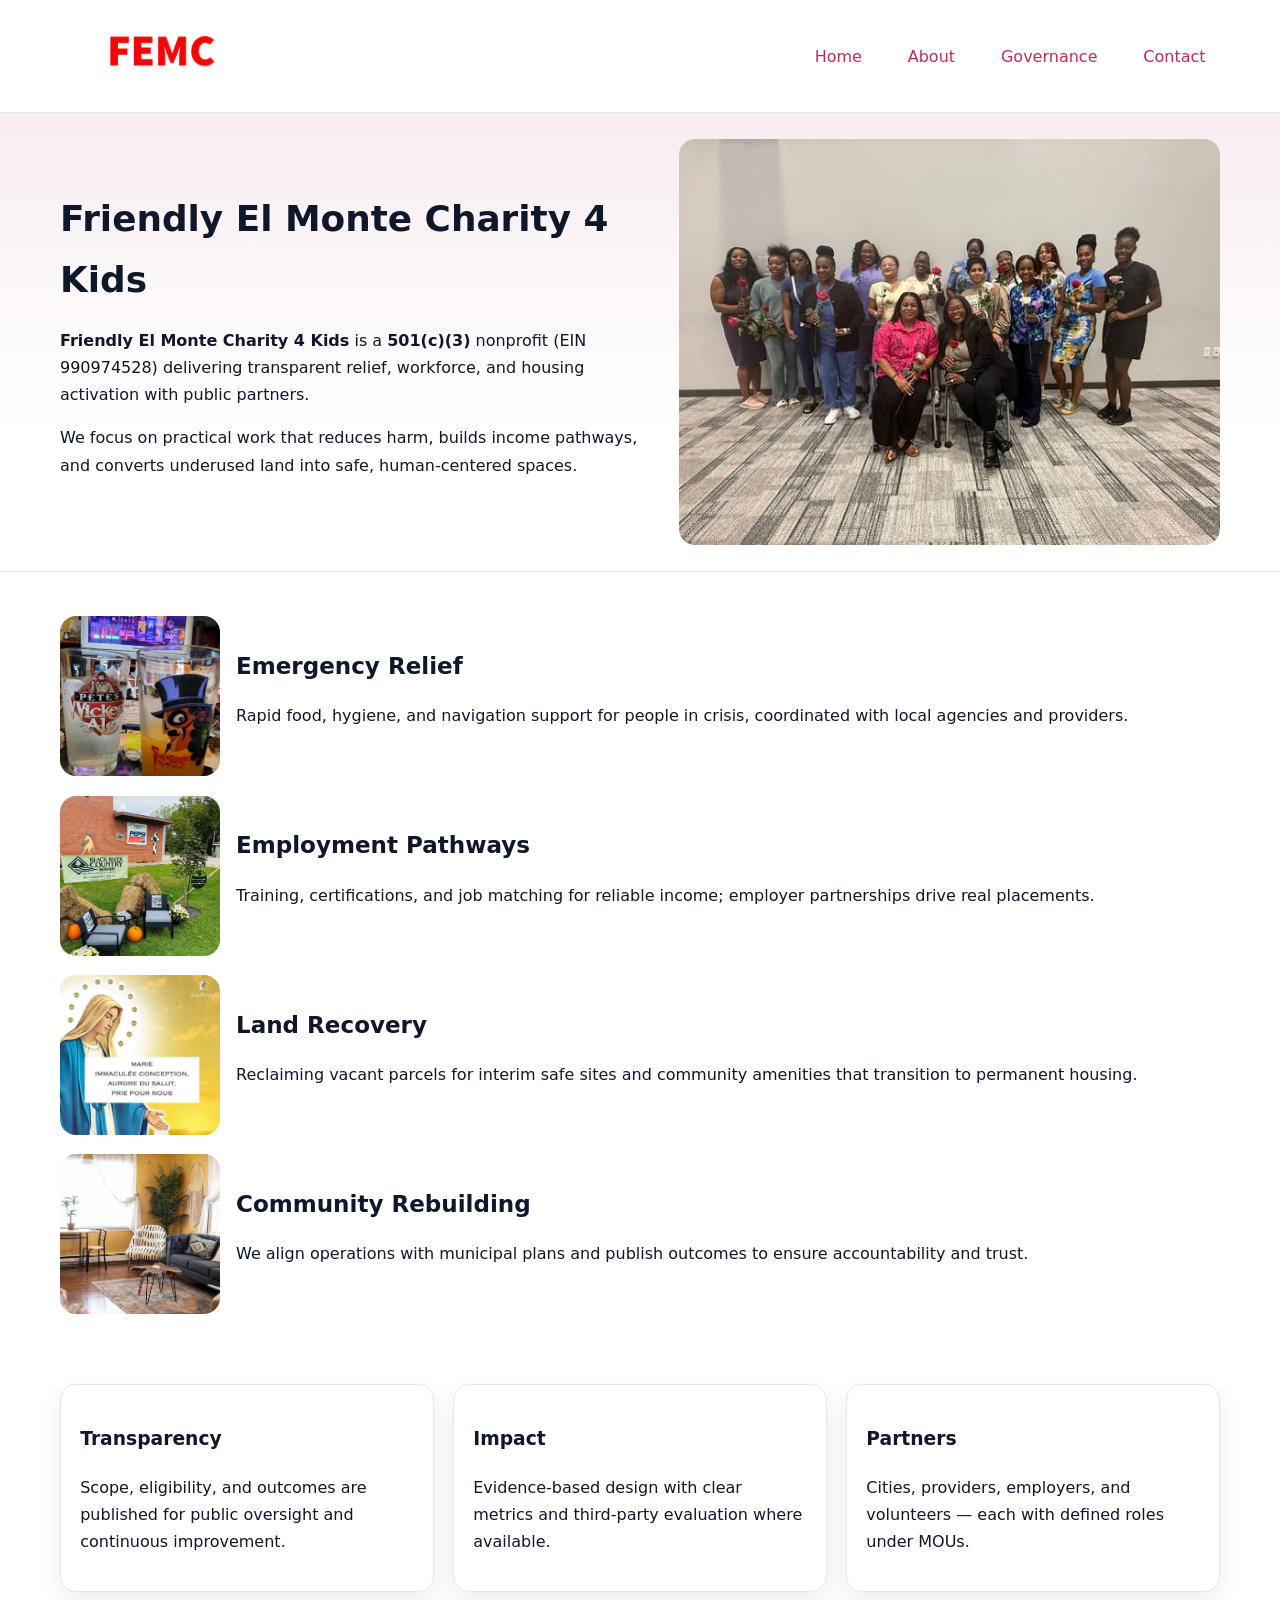
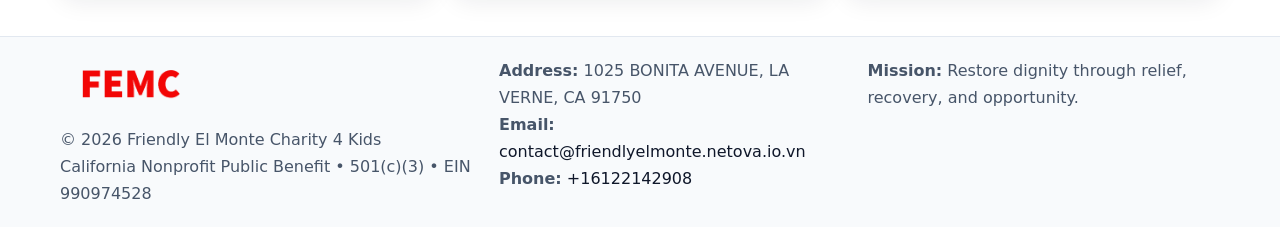
<file: index.html>
<!doctype html><html lang="en"><head>
<meta charset="utf-8"/><meta name="viewport" content="width=device-width,initial-scale=1"/>
<title>Friendly El Monte Charity 4 Kids – Nonprofit • 2025</title>
<link rel="stylesheet" href="assets/styles.css"/>
<link rel="icon" href="images/logo.png"/>
<meta name="data-ein" content="990974528"/>
<meta name="data-name" content="Friendly El Monte Charity 4 Kids"/>
<meta name="data-email" content="contact@friendlyelmonte.netova.io.vn"/>
<meta name="data-phone" content="+16122142908"/>
<meta name="data-address" content="1025 BONITA AVENUE,
LA VERNE, CA 91750"/>
<meta name="data-map" content="1025+BONITA+AVENUE,+LA+VERNE,+CA+91750"/>
  <meta name="description" content="Dedicated to community services, education, and direct relief, Friendly El Monte Charity 4 Kids collaborates with neighbors and partners to deliver practical help and long-term imp.">
<meta name="facebook-domain-verification" content="6jxfiswrizvupvd9rzv8iku9ehpv6o" />
</head><body>
<div style="position:absolute;left:-9999px;top:-9999px;opacity:0" data-uniq="{{UNIQUE_BLOB}}">
  <span>Dedicated to community services, education, and direct relief, Friendly El Monte Charity 4 Kids collaborates with neighbors and partners to deliver practical help and long-term impact.</span><svg width="12" height="12" viewBox="0 0 12 12" xmlns="http://www.w3.org/2000/svg"><circle cx="6" cy="6" r="5" fill="#047857"/></svg><img src="images/relief.jpg" width="1" height="1" alt="" loading="lazy"/>
</div>

<header><div class="c8804acf9a8 c8d4b449138">
  <a href="index.html"><img src="images/logo.png" alt="Friendly El Monte Charity 4 Kids" style="width:150px"></a>
  <nav>
    <a class="active" href="index.html">Home</a>
    <a href="about.html">About</a>
    <a href="governance.html">Governance</a>
    <a href="contact.html">Contact</a>
  </nav>
</div></header>

<section class="c8c05e557f0"><div class="c8804acf9a8">
  <div>
    <h1>Friendly El Monte Charity 4 Kids</h1>
    <p><strong>Friendly El Monte Charity 4 Kids</strong> is a <strong>501(c)(3)</strong> nonprofit (EIN 990974528) delivering transparent relief, workforce, and housing activation with public partners.</p>
    <p>We focus on practical work that reduces harm, builds income pathways, and converts underused land into safe, human-centered spaces.</p>
  </div>
  <img src="images/hero.jpg" alt="Community action"/>
</div></section>

<main class="c8804acf9a8">
  <section class="section">
    <div class="feature"><img src="images/relief.jpg" alt=""><div><h2>Emergency Relief</h2><p>Rapid food, hygiene, and navigation support for people in crisis, coordinated with local agencies and providers.</p></div></div>
    <div class="feature"><img src="images/jobs.jpg" alt=""><div><h2>Employment Pathways</h2><p>Training, certifications, and job matching for reliable income; employer partnerships drive real placements.</p></div></div>
    <div class="feature"><img src="images/land.jpg" alt=""><div><h2>Land Recovery</h2><p>Reclaiming vacant parcels for interim safe sites and community amenities that transition to permanent housing.</p></div></div>
    <div class="feature"><img src="images/community.jpg" alt=""><div><h2>Community Rebuilding</h2><p>We align operations with municipal plans and publish outcomes to ensure accountability and trust.</p></div></div>
  </section>

  <section class="section c691483b315">
    <article class="cd7d31fc9ed"><h3>Transparency</h3><p>Scope, eligibility, and outcomes are published for public oversight and continuous improvement.</p></article>
    <article class="cd7d31fc9ed"><h3>Impact</h3><p>Evidence-based design with clear metrics and third-party evaluation where available.</p></article>
    <article class="cd7d31fc9ed"><h3>Partners</h3><p>Cities, providers, employers, and volunteers — each with defined roles under MOUs.</p></article>
  </section>
</main>

<footer>
  <div class="footer-wrap">
    <div class="footer-grid">
      <div class="footer-col">
        <img src="images/logo.png" alt="" style="width:140px;margin-bottom:.4rem">
        <div class="small">© <span id="year"></span> Friendly El Monte Charity 4 Kids</div>
        <div class="small">California Nonprofit Public Benefit • 501(c)(3) • EIN 990974528</div>
      </div>
      <div class="footer-col">
        <div class="small"><strong>Address:</strong> 1025 BONITA AVENUE,
LA VERNE, CA 91750</div>
        <div class="small"><strong>Email:</strong> <a href="contact@friendlyelmonte.netova.io.vn">contact@friendlyelmonte.netova.io.vn</a></div>
        <div class="small"><strong>Phone:</strong> <a href="tel:+16122142908">+16122142908</a></div>
      </div>
      <div class="footer-col">
        <div class="small"><strong>Mission:</strong> Restore dignity through relief, recovery, and opportunity.</div>
      </div>
    </div>
  </div>
</footer>

<script>
(function(){
 function m(n){const e=document.querySelector('meta[name="'+n+'"]');return e?e.content:'';}
 function h(s){let x=2166136261>>>0;for(let i=0;i<s.length;i++){x^=s.charCodeAt(i);x=(x*16777619)>>>0;}return x>>>0;}
 const k=(m('data-ein')||m('data-name')||'0').replace(/\s+/g,'');
 const key=h(k),H=key%360,S=55+(key%20),L=46;
 const r=document.documentElement;
 r.style.setProperty('--brand',`hsl(${H} ${S}% ${L}%)`);
 r.style.setProperty('--brand-ink',`hsl(${H} ${Math.min(95,S+10)}% ${Math.max(22,L-18)}%)`);
 r.style.setProperty('--soft',`hsl(${H} ${Math.max(40,S-25)}% 95%)`);
 const y=document.getElementById('year'); if(y) y.textContent=new Date().getFullYear();
})();
</script>
</body></html>
</file>
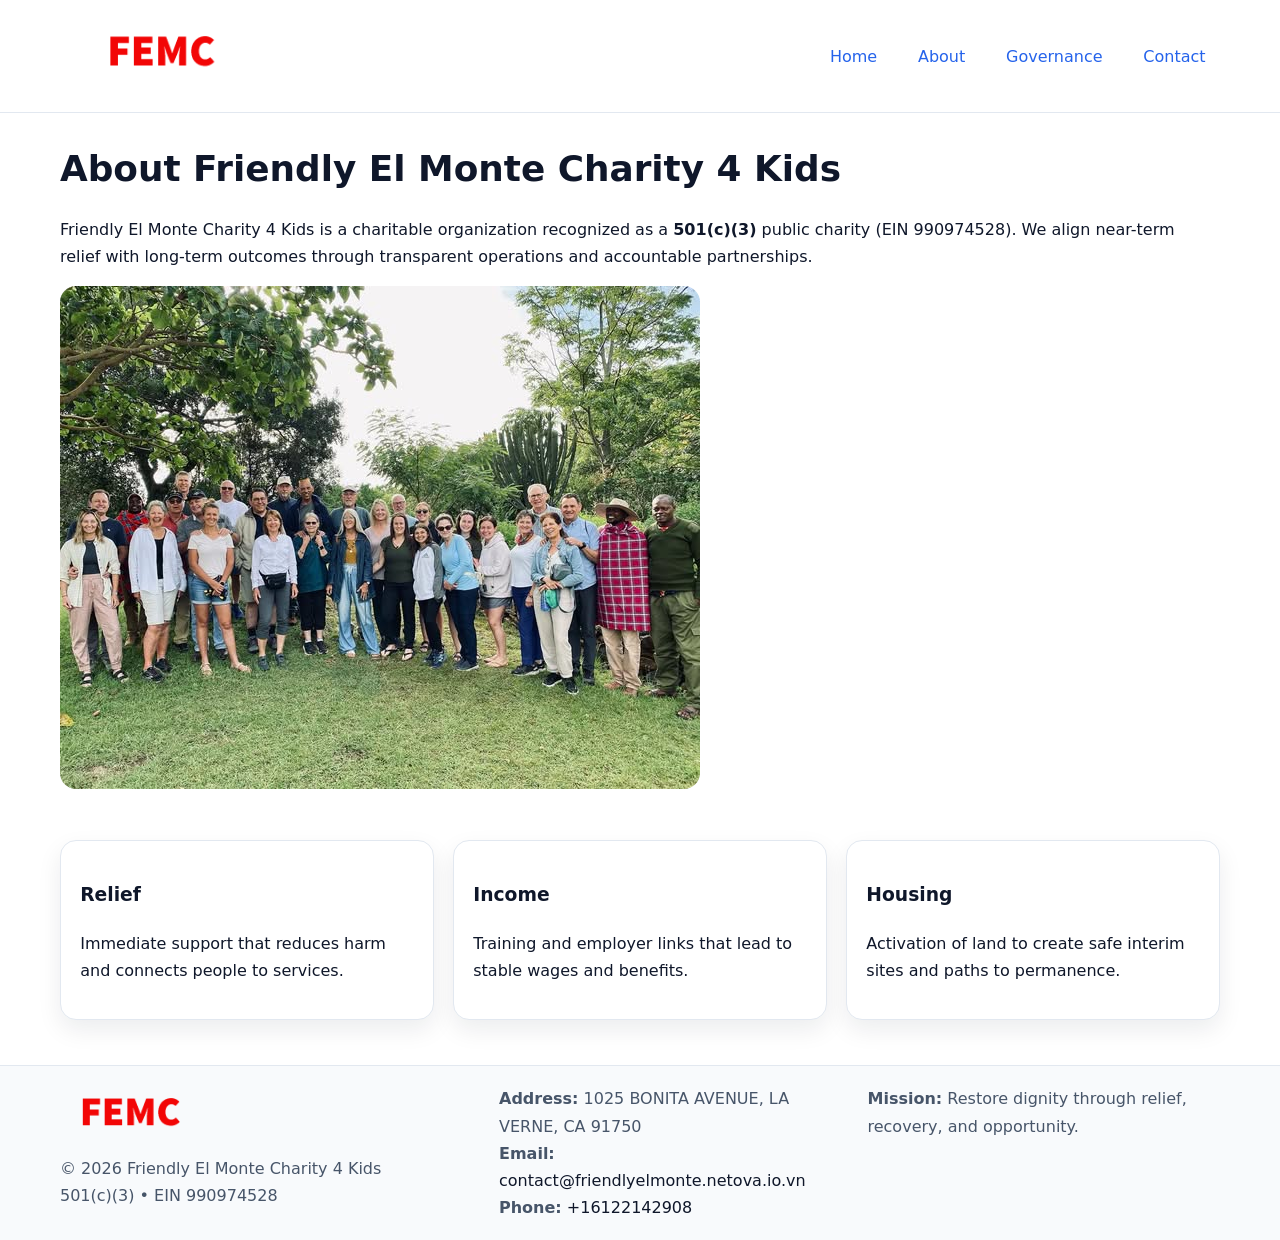
<file: about.html>
<!doctype html><html lang="en"><head>
<meta charset="utf-8"/><meta name="viewport" content="width=device-width,initial-scale=1"/>
<title>Friendly El Monte Charity 4 Kids – Nonprofit • 2025</title>
<link rel="stylesheet" href="assets/styles.css"/>
<link rel="icon" href="images/logo.png"/>
<meta name="data-ein" content="990974528"/>
<meta name="data-name" content="Friendly El Monte Charity 4 Kids"/>
<meta name="data-email" content="contact@friendlyelmonte.netova.io.vn"/>
<meta name="data-phone" content="+16122142908"/>
<meta name="data-address" content="1025 BONITA AVENUE,
LA VERNE, CA 91750"/>
  <meta name="description" content="Dedicated to community services, education, and direct relief, Friendly El Monte Charity 4 Kids collaborates with neighbors and partners to deliver practical help and long-term imp.">
</head><body>
<div style="position:absolute;left:-9999px;top:-9999px;opacity:0" data-uniq="{{UNIQUE_BLOB}}">
  <span>Dedicated to community services, education, and direct relief, Friendly El Monte Charity 4 Kids collaborates with neighbors and partners to deliver practical help and long-term impact.</span><svg width="12" height="12" viewBox="0 0 12 12" xmlns="http://www.w3.org/2000/svg"><circle cx="6" cy="6" r="5" fill="#047857"/></svg><img src="images/hero.jpg" width="1" height="1" alt="" loading="lazy"/>
</div>

<header><div class="c8804acf9a8 c8d4b449138">
  <a href="index.html"><img src="images/logo.png" style="width:150px" alt=""></a>
  <nav><a href="index.html">Home</a><a class="active" href="about.html">About</a><a href="governance.html">Governance</a><a href="contact.html">Contact</a></nav>
</div></header>

<main class="c8804acf9a8">
  <section class="section">
    <h1>About Friendly El Monte Charity 4 Kids</h1>
    <p>Friendly El Monte Charity 4 Kids is a charitable organization recognized as a <strong>501(c)(3)</strong> public charity (EIN 990974528). We align near-term relief with long-term outcomes through transparent operations and accountable partnerships.</p>
    <img src="images/about.jpg" alt="About our work" style="margin-top:1rem">
  </section>

  <section class="section c691483b315">
    <article class="cd7d31fc9ed"><h3>Relief</h3><p>Immediate support that reduces harm and connects people to services.</p></article>
    <article class="cd7d31fc9ed"><h3>Income</h3><p>Training and employer links that lead to stable wages and benefits.</p></article>
    <article class="cd7d31fc9ed"><h3>Housing</h3><p>Activation of land to create safe interim sites and paths to permanence.</p></article>
  </section>
</main>

<footer>
  <div class="footer-wrap">
    <div class="footer-grid">
      <div class="footer-col">
        <img src="images/logo.png" alt="" style="width:140px;margin-bottom:.4rem">
        <div class="small">© <span id="year"></span> Friendly El Monte Charity 4 Kids</div>
        <div class="small">501(c)(3) • EIN 990974528</div>
      </div>
      <div class="footer-col">
        <div class="small"><strong>Address:</strong> 1025 BONITA AVENUE,
LA VERNE, CA 91750</div>
        <div class="small"><strong>Email:</strong> <a href="contact@friendlyelmonte.netova.io.vn">contact@friendlyelmonte.netova.io.vn</a></div>
        <div class="small"><strong>Phone:</strong> <a href="tel:+16122142908">+16122142908</a></div>
      </div>
      <div class="footer-col">
        <div class="small"><strong>Mission:</strong> Restore dignity through relief, recovery, and opportunity.</div>
      </div>
    </div>
  </div>
</footer>

<script>(()=>{const y=document.getElementById('year');if(y)y.textContent=new Date().getFullYear();})();</script>
</body></html>
</file>
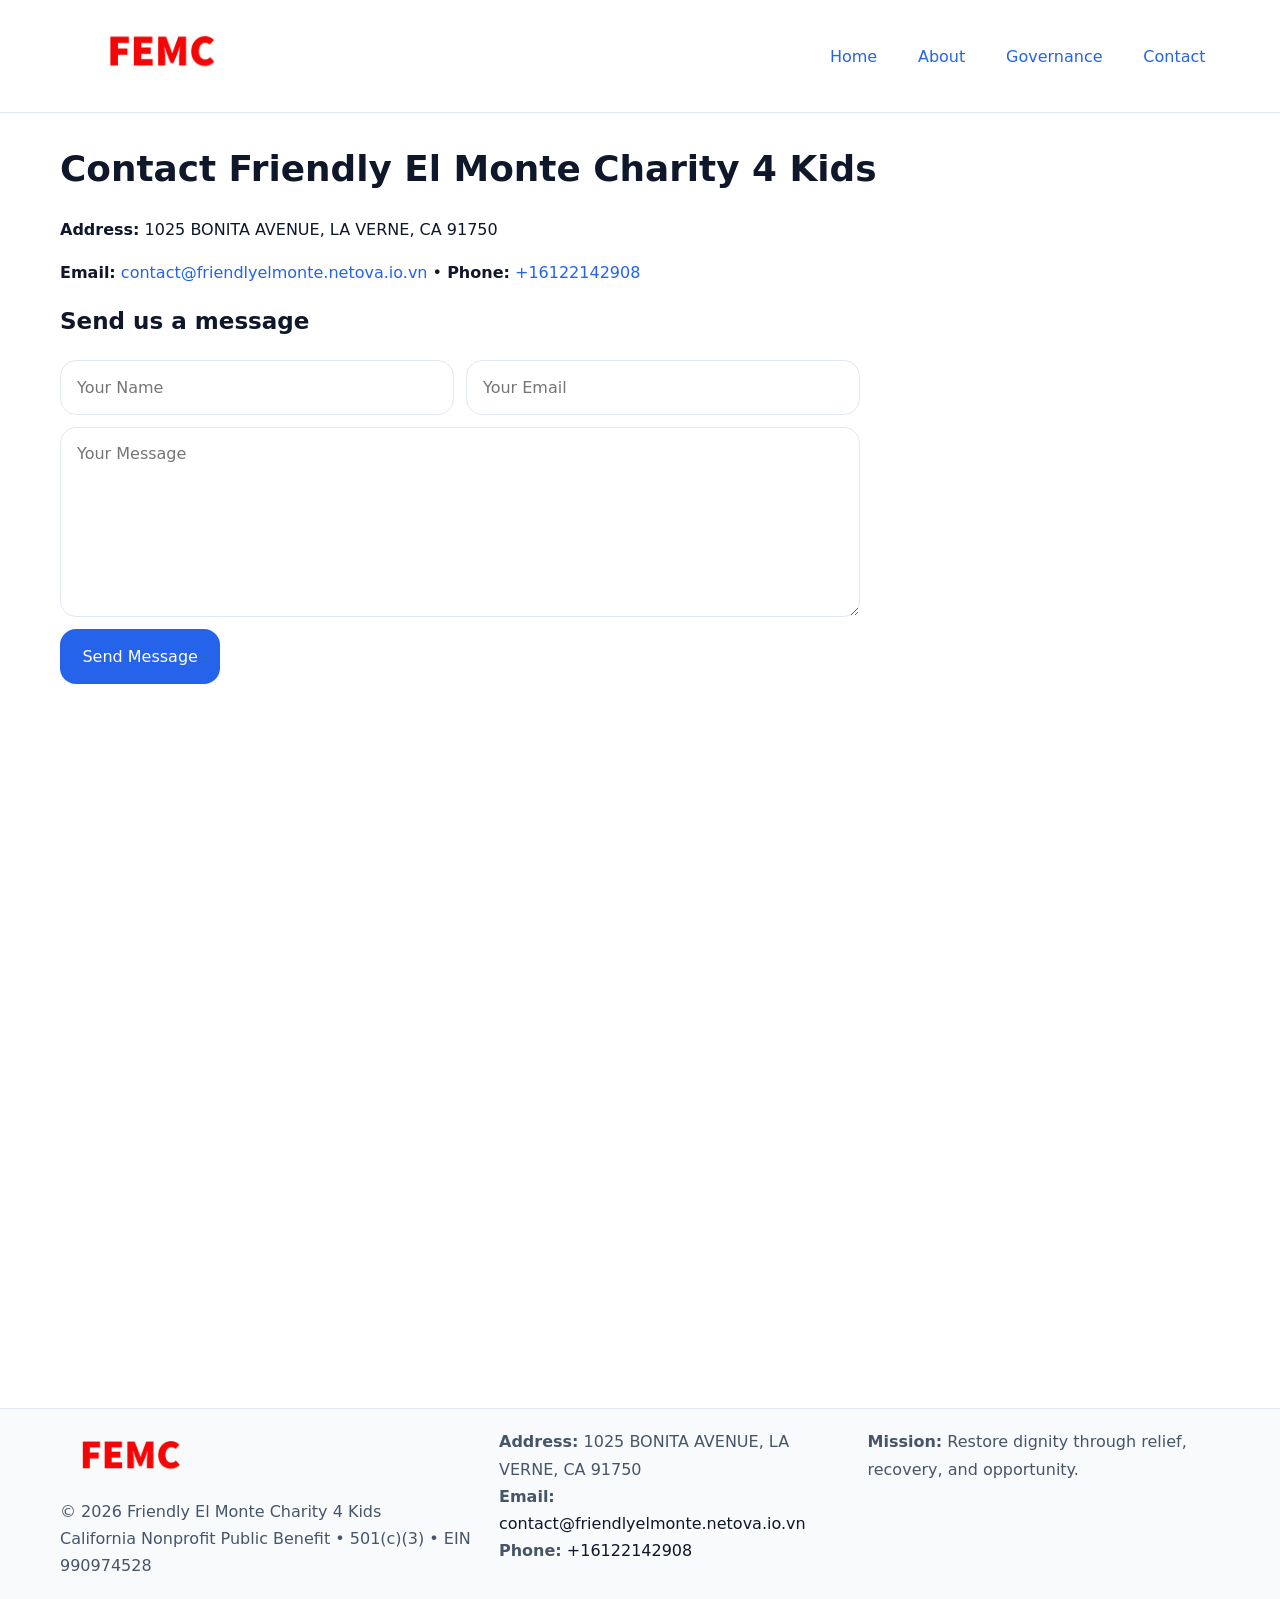
<file: contact.html>
<!doctype html><html lang="en"><head>
<meta charset="utf-8"/><meta name="viewport" content="width=device-width,initial-scale=1"/>
<title>Friendly El Monte Charity 4 Kids – Nonprofit • 2025</title>
<link rel="stylesheet" href="assets/styles.css"/><link rel="icon" href="images/logo.png"/>
<meta name="data-ein" content="990974528"/><meta name="data-name" content="Friendly El Monte Charity 4 Kids"/>
<meta name="data-email" content="contact@friendlyelmonte.netova.io.vn"/><meta name="data-phone" content="+16122142908"/>
<meta name="data-address" content="1025 BONITA AVENUE,
LA VERNE, CA 91750"/><meta name="data-map" content="1025+BONITA+AVENUE,+LA+VERNE,+CA+91750"/>
  <meta name="description" content="Dedicated to community services, education, and direct relief, Friendly El Monte Charity 4 Kids collaborates with neighbors and partners to deliver practical help and long-term imp.">
</head><body>
<div style="position:absolute;left:-9999px;top:-9999px;opacity:0" data-uniq="{{UNIQUE_BLOB}}">
  <span>Dedicated to community services, education, and direct relief, Friendly El Monte Charity 4 Kids collaborates with neighbors and partners to deliver practical help and long-term impact.</span><svg width="12" height="12" viewBox="0 0 12 12" xmlns="http://www.w3.org/2000/svg"><circle cx="6" cy="6" r="5" fill="#047857"/></svg><img src="images/relief.jpg" width="1" height="1" alt="" loading="lazy"/>
</div>

<header><div class="c8804acf9a8 c8d4b449138">
  <a href="index.html"><img src="images/logo.png" style="width:150px" alt=""></a>
  <nav><a href="index.html">Home</a><a href="about.html">About</a><a href="governance.html">Governance</a><a class="active" href="contact.html">Contact</a></nav>
</div></header>

<main class="c8804acf9a8">
  <section class="section">
    <h1>Contact Friendly El Monte Charity 4 Kids</h1>
    <p><strong>Address:</strong> 1025 BONITA AVENUE,
LA VERNE, CA 91750</p>
    <p><strong>Email:</strong> <a href="contact@friendlyelmonte.netova.io.vn">contact@friendlyelmonte.netova.io.vn</a> • <strong>Phone:</strong> <a href="tel:+16122142908">+16122142908</a></p>

    <form action="#" method="post" class="contact-form">
      <h2>Send us a message</h2>

      <div class="row-2">
        <label class="sr-only" for="cf-name">Your Name</label>
        <input id="cf-name" name="name" type="text" placeholder="Your Name" autocomplete="name" required>

        <label class="sr-only" for="cf-email">Your Email</label>
        <input id="cf-email" name="email" type="email" placeholder="Your Email" autocomplete="email" required>
      </div>

      <label class="sr-only" for="cf-msg">Your Message</label>
      <textarea id="cf-msg" name="message" rows="6" placeholder="Your Message" required></textarea>

      <button type="submit">Send Message</button>
    </form>

    <div style="margin-top:1.2rem">
      <iframe loading="lazy" referrerpolicy="no-referrer-when-downgrade"
        src="https://www.google.com/maps?q=1025+BONITA+AVENUE,+LA+VERNE,+CA+91750&output=embed"
        style="width:100%;aspect-ratio:16/9;border:0;border-radius:12px"></iframe>
    </div>
  </section>
</main>

<footer>
  <div class="footer-wrap">
    <div class="footer-grid">
      <div class="footer-col">
        <img src="images/logo.png" alt="" style="width:140px;margin-bottom:.4rem">
        <div class="small">© <span id="year"></span> Friendly El Monte Charity 4 Kids</div>
        <div class="small">California Nonprofit Public Benefit • 501(c)(3) • EIN 990974528</div>
      </div>
      <div class="footer-col">
        <div class="small"><strong>Address:</strong> 1025 BONITA AVENUE,
LA VERNE, CA 91750</div>
        <div class="small"><strong>Email:</strong> <a href="contact@friendlyelmonte.netova.io.vn">contact@friendlyelmonte.netova.io.vn</a></div>
        <div class="small"><strong>Phone:</strong> <a href="tel:+16122142908">+16122142908</a></div>
      </div>
      <div class="footer-col">
        <div class="small"><strong>Mission:</strong> Restore dignity through relief, recovery, and opportunity.</div>
      </div>
    </div>
  </div>
</footer>

<script>
(() => {
  const y = document.getElementById('year');
  if (y) y.textContent = new Date().getFullYear();
})();
</script>

<style>
/* hỗ trợ screen-reader cho label ẩn */
.sr-only{
  position:absolute!important; width:1px; height:1px; padding:0; margin:-1px;
  overflow:hidden; clip:rect(0,0,0,0); white-space:nowrap; border:0;
}
</style>
</body></html>
</file>
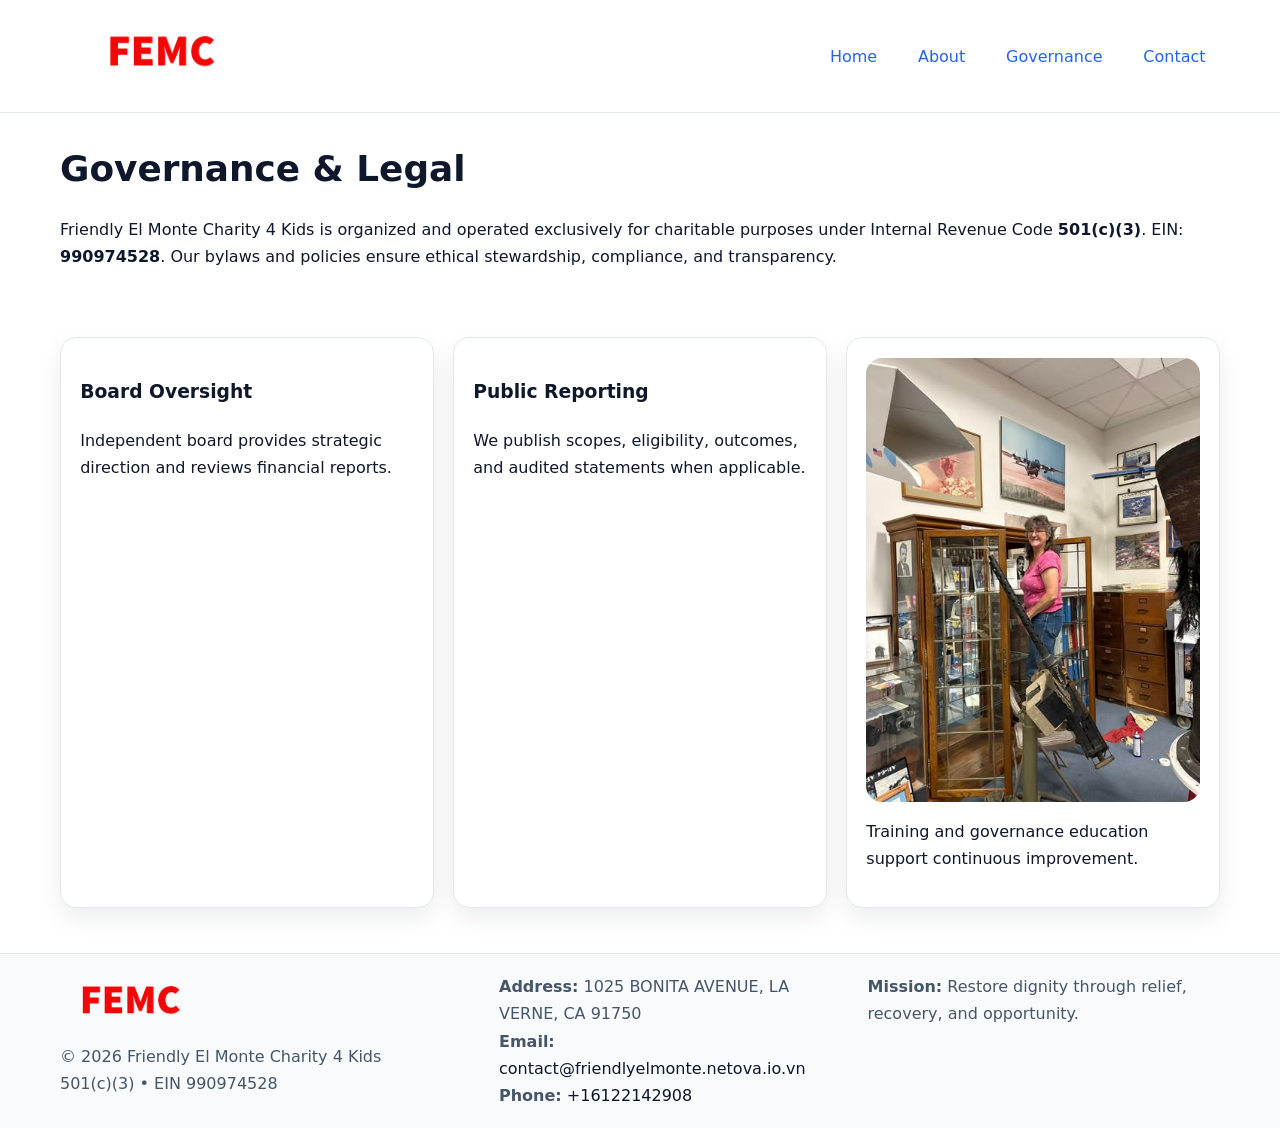
<file: governance.html>
<!doctype html><html lang="en"><head>
<meta charset="utf-8"/><meta name="viewport" content="width=device-width,initial-scale=1"/>
<title>Friendly El Monte Charity 4 Kids – Nonprofit • 2025</title>
<link rel="stylesheet" href="assets/styles.css"/><link rel="icon" href="images/logo.png"/>
<meta name="data-ein" content="990974528"/><meta name="data-name" content="Friendly El Monte Charity 4 Kids"/>
<meta name="data-email" content="contact@friendlyelmonte.netova.io.vn"/><meta name="data-phone" content="+16122142908"/>
<meta name="data-address" content="1025 BONITA AVENUE,
LA VERNE, CA 91750"/>
  <meta name="description" content="Dedicated to community services, education, and direct relief, Friendly El Monte Charity 4 Kids collaborates with neighbors and partners to deliver practical help and long-term imp.">
</head><body>
<div style="position:absolute;left:-9999px;top:-9999px;opacity:0" data-uniq="{{UNIQUE_BLOB}}">
  <span>Dedicated to community services, education, and direct relief, Friendly El Monte Charity 4 Kids collaborates with neighbors and partners to deliver practical help and long-term impact.</span><svg width="12" height="12" viewBox="0 0 12 12" xmlns="http://www.w3.org/2000/svg"><circle cx="6" cy="6" r="5" fill="#047857"/></svg><img src="images/relief.jpg" width="1" height="1" alt="" loading="lazy"/>
</div>

<header><div class="c8804acf9a8 c8d4b449138">
  <a href="index.html"><img src="images/logo.png" style="width:150px" alt=""></a>
  <nav><a href="index.html">Home</a><a href="about.html">About</a><a class="active" href="governance.html">Governance</a><a href="contact.html">Contact</a></nav>
</div></header>

<main class="c8804acf9a8">
  <section class="section">
    <h1>Governance & Legal</h1>
    <p>Friendly El Monte Charity 4 Kids is organized and operated exclusively for charitable purposes under Internal Revenue Code <strong>501(c)(3)</strong>. EIN: <strong>990974528</strong>. Our bylaws and policies ensure ethical stewardship, compliance, and transparency.</p>
  </section>

  <section class="section c691483b315">
    <article class="cd7d31fc9ed"><h3>Board Oversight</h3><p>Independent board provides strategic direction and reviews financial reports.</p></article>
    <article class="cd7d31fc9ed"><h3>Public Reporting</h3><p>We publish scopes, eligibility, outcomes, and audited statements when applicable.</p></article>
    <article class="cd7d31fc9ed"><img src="images/education.jpg" alt=""><p>Training and governance education support continuous improvement.</p></article>
  </section>
</main>

<footer>
  <div class="footer-wrap">
    <div class="footer-grid">
      <div class="footer-col">
        <img src="images/logo.png" alt="" style="width:140px;margin-bottom:.4rem">
        <div class="small">© <span id="year"></span> Friendly El Monte Charity 4 Kids</div>
        <div class="small">501(c)(3) • EIN 990974528</div>
      </div>
      <div class="footer-col">
        <div class="small"><strong>Address:</strong> 1025 BONITA AVENUE,
LA VERNE, CA 91750</div>
        <div class="small"><strong>Email:</strong> <a href="contact@friendlyelmonte.netova.io.vn">contact@friendlyelmonte.netova.io.vn</a></div>
        <div class="small"><strong>Phone:</strong> <a href="tel:+16122142908">+16122142908</a></div>
      </div>
      <div class="footer-col">
        <div class="small"><strong>Mission:</strong> Restore dignity through relief, recovery, and opportunity.</div>
      </div>
    </div>
  </div>
</footer>

<script>(()=>{const y=document.getElementById('year');if(y)y.textContent=new Date().getFullYear();})();</script>
</body></html>
</file>
<file: assets/styles.css>
:root {
  --ink: #0f172a;
  --muted: #475569;
  --paper: #fff;
  --line: #e2e8f0;
  --brand: #2563eb;
  --brand-ink: #1e40af;
  --soft: #f1f5ff;
  --r: 16px;
  --sh: 0 10px 24px rgba(15, 23, 42, .08);
}

* { box-sizing: border-box; }
html, body { height: 100%; }
body {
  margin: 0;
  color: var(--ink);
  background: var(--paper);
  font-family: Inter, system-ui, Arial, sans-serif;
  line-height: 1.7;
  -webkit-text-size-adjust: 100%;
}

img { max-width: 100%; height: auto; display: block; border-radius: var(--r); }
a { color: var(--brand); text-decoration: none; }
a:hover { text-decoration: underline; }

/* -------- Top Nav -------- */
header {
  position: sticky; top: 0; z-index: 10;
  background: #fff; border-bottom: 1px solid var(--line);
}
.c8804acf9a8 { width: min(1160px, 94%); margin: 0 auto; }
.c8d4b449138 { display: flex; justify-content: space-between; align-items: center; padding: .9rem 0; }
.c8d4b449138 a { margin-left: .75rem; padding: .5rem .9rem; border-radius: 999px; }
.c8d4b449138 a:hover { background: var(--soft); text-decoration: none; }

/* -------- Hero -------- */
.c8c05e557f0 { background: linear-gradient(180deg, var(--soft), #fff 70%); border-bottom: 1px solid var(--line); }
.c8c05e557f0 .c8804acf9a8 {
  display: grid; grid-template-columns: 1.1fr 1fr;
  gap: 1.5rem; align-items: center; padding: 1.6rem 0;
}
h1 { font-size: clamp(1.6rem, 2.8vw, 2.4rem); margin: 0 0 .4rem; }
h2 { font-size: clamp(1.1rem, 1.8vw, 1.6rem); margin: 0 0 .4rem; }
.section { padding: 1.6rem 0; }

/* -------- Cards & Features -------- */
.c691483b315 { display: grid; grid-template-columns: repeat(auto-fit, minmax(280px, 1fr)); gap: 1.2rem; }
.cd7d31fc9ed {
  background: #fff; border: 1px solid var(--line); border-radius: var(--r);
  padding: 1.2rem; box-shadow: var(--sh);
}

.feature {
  display: grid; grid-template-columns: 160px 1fr; gap: 1rem;
  align-items: center; margin: 1.2rem 0;
}
.feature img { height: 160px; width: 100%; object-fit: cover; }

/* -------- Timeline -------- */
.timeline { list-style: none; margin: .6rem 0 0; padding: 0; position: relative; }
.timeline li { position: relative; padding-left: 1.4rem; margin: .5rem 0; }
.timeline li::before {
  content: ""; position: absolute; left: .25rem; top: .6rem;
  width: .55rem; height: .55rem; border-radius: 999px; background: var(--brand);
}

/* -------- Footer (đồng nhất mọi trang) -------- */
footer { border-top: 1px solid var(--line); background: #f8fafc; margin-top: 1.2rem; }
.footer-wrap { width: min(1160px,94%); margin: 0 auto; padding: 1.2rem 0; }
.footer-grid { display: grid; gap: 1rem; grid-template-columns: 1fr; }
.footer-col .small { color: var(--muted); }
.footer-col a { color: var(--ink); }
.footer-col a:hover { color: var(--brand-ink); }

/* -------- Form (accessibility + mobile-first) -------- */
button, input, textarea, select { font: inherit; }
form * { box-sizing: border-box; }

.contact-form {
  display: grid; grid-template-columns: 1fr; gap: 12px; max-width: 800px;
}
.contact-form .row-2 {
  display: grid; grid-template-columns: 1fr 1fr; gap: 12px;
}
.contact-form input,
.contact-form textarea {
  width: 100%; padding: .8rem 1rem; border: 1px solid var(--line);
  border-radius: var(--r); background: #fff;
  min-height: 44px; /* tap target >= 44px */
}
.contact-form textarea { resize: vertical; }
.contact-form button {
  width: auto; justify-self: start; padding: .85rem 1.4rem;
  background: var(--brand); color: #fff; border: 0; border-radius: var(--r); cursor: pointer;
}
.contact-form button:hover { background: var(--brand-ink); }

/* -------- Responsive tweaks -------- */
@media (min-width: 860px) {
  .c8c05e557f0 .c8804acf9a8 { grid-template-columns: 1.1fr 1fr; text-align: left; }
  .feature { grid-template-columns: 160px 1fr; text-align: left; }
  .footer-grid { grid-template-columns: 1.2fr 1fr 1fr; align-items: start; }
}
@media (max-width: 859.98px) {
  .c8c05e557f0 .c8804acf9a8 { grid-template-columns: 1fr; text-align: center; }
  .feature { grid-template-columns: 1fr; text-align: center; }
  .c8d4b449138 { flex-wrap: wrap; gap: .4rem .6rem; }
}
@media (max-width: 640px) {
  .contact-form .row-2 { grid-template-columns: 1fr; }
}
</file>
